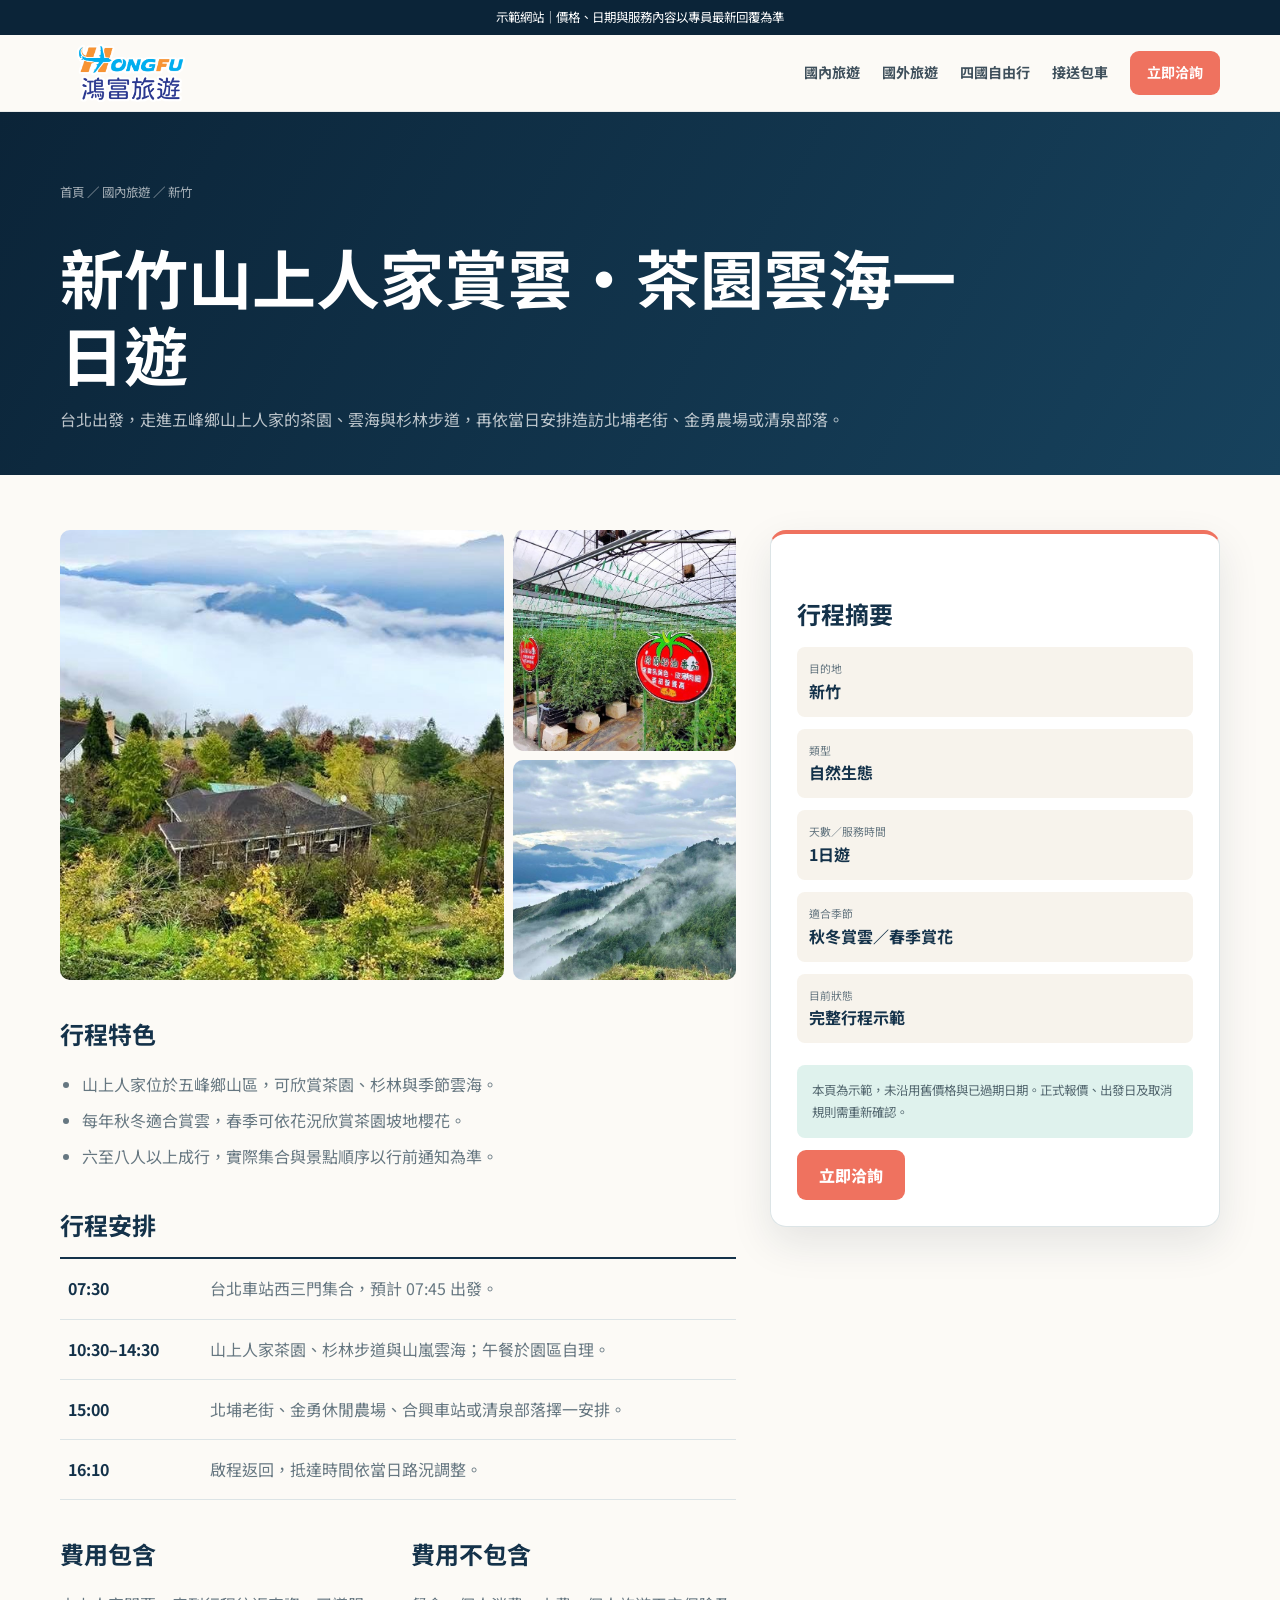
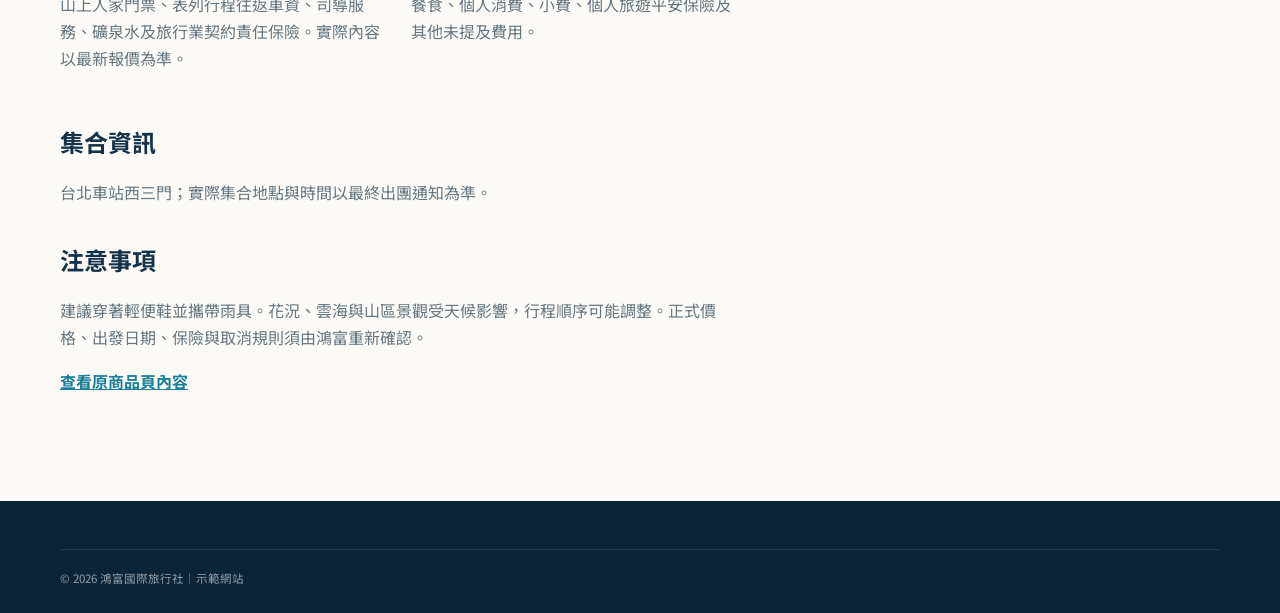
<file: detail.html>
<!doctype html>
<html lang="zh-Hant">
<head>
  <meta charset="utf-8"><meta name="viewport" content="width=device-width,initial-scale=1">
  <link rel="preconnect" href="https://fonts.googleapis.com"><link href="https://fonts.googleapis.com/css2?family=Noto+Sans+TC:wght@400;500;600;700;800&display=swap" rel="stylesheet">
  <link rel="stylesheet" href="catalog.css"><title>行程內容｜鴻富旅行社</title>
</head>
<body data-detail="true">
  <div class="top-note">示範網站｜價格、日期與服務內容以專員最新回覆為準</div>
  <header><div class="container nav"><a class="brand" href="index.html"><img class="brand-logo" src="assets/hongfu-logo.gif" alt="鴻富旅遊"></a><nav class="nav-links" id="navLinks"><a href="domestic.html">國內旅遊</a><a href="international.html">國外旅遊</a><a href="free-travel.html">四國自由行</a><a href="transport.html">接送包車</a><a class="nav-cta" href="index.html#inquiry">立即洽詢</a></nav><button class="menu-btn" id="menuBtn" aria-label="開啟選單">☰</button></div></header>
  <main>
    <section class="detail-hero"><div class="container"><div class="crumbs"><a href="index.html">首頁</a> ／ <a id="backLink" href="domestic.html">行程</a> ／ <span id="detailPlace"></span></div><h1 id="detailTitle"></h1><p id="detailSummary"></p></div></section>
    <div class="container detail-layout">
      <article class="detail-main">
        <div class="detail-gallery" id="detailGallery"><img id="detailImage" src="" alt=""></div>
        <h2>行程特色</h2><ul class="feature-list" id="detailFeatures"></ul>
        <h2>行程安排</h2><div class="schedule" id="detailItinerary"></div>
        <div class="include-grid"><section><h2>費用包含</h2><p id="detailIncludes"></p></section><section><h2>費用不包含</h2><p id="detailExcludes"></p></section></div>
        <h2>集合資訊</h2><p id="detailMeeting"></p><h2>注意事項</h2><p id="detailNotice"></p>
        <p class="source-link" id="sourceLinkWrap"><a id="sourceLink" href="#" target="_blank" rel="noopener">查看原商品頁內容</a></p>
      </article>
      <aside class="detail-side"><h2>行程摘要</h2><div class="detail-facts"><div class="fact"><small>目的地</small><strong id="detailPlace2"></strong></div><div class="fact"><small>類型</small><strong id="detailCategory"></strong></div><div class="fact"><small>天數／服務時間</small><strong id="detailDuration"></strong></div><div class="fact"><small>適合季節</small><strong id="detailSeason"></strong></div><div class="fact"><small>目前狀態</small><strong id="detailStatus"></strong></div></div><p class="notice">本頁為示範，未沿用舊價格與已過期日期。正式報價、出發日及取消規則需重新確認。</p><a class="btn" href="index.html#inquiry">立即洽詢</a></aside>
    </div>
  </main>
  <footer><div class="container"><div class="copyright">© 2026 鴻富國際旅行社｜示範網站</div></div></footer>
  <script src="travel-data.js"></script><script src="catalog.js"></script>
</body></html>
</file>
<file: catalog.css>
:root{--navy:#14324a;--navy2:#0b2438;--coral:#ef725f;--coral2:#d85b48;--blue:#197f9b;--mint:#dff2ed;--sand:#f7f3ec;--cream:#fcfaf6;--ink:#1d2a34;--muted:#667781;--line:#dce4e6;--white:#fff;--shadow:0 18px 55px rgba(15,44,62,.11)}
*{box-sizing:border-box}html{scroll-behavior:smooth}body{margin:0;color:var(--ink);background:var(--cream);font-family:"Noto Sans TC",sans-serif;line-height:1.7}a{color:inherit;text-decoration:none}img{display:block;width:100%}button,input,select{font:inherit}.container{width:min(1160px,calc(100% - 40px));margin:auto}.top-note{padding:7px 16px;color:#fff;background:var(--navy2);text-align:center;font-size:.78rem}header{position:sticky;z-index:20;top:0;background:rgba(252,250,246,.94);border-bottom:1px solid rgba(20,50,74,.08);backdrop-filter:blur(14px)}.nav{display:flex;height:76px;align-items:center;justify-content:space-between;gap:24px}.brand{display:flex;align-items:center;color:var(--navy);font-weight:800;white-space:nowrap}.brand-logo{width:142px;height:58px;object-fit:contain}.nav-links{display:flex;align-items:center;gap:22px;color:#3f505c;font-size:.88rem;font-weight:700}.nav-links a:hover,.nav-links a.active{color:var(--coral2)}.nav-cta{padding:10px 17px;color:#fff!important;background:var(--coral);border-radius:999px}.menu-btn{display:none;width:43px;height:43px;border:1px solid var(--line);border-radius:13px;background:#fff;font-size:1.2rem}.page-hero{position:relative;min-height:440px;display:grid;align-items:end;overflow:hidden;color:#fff;background:var(--navy)}.page-hero::before{content:"";position:absolute;inset:0;background:linear-gradient(90deg,rgba(8,31,49,.93),rgba(8,31,49,.5)),var(--hero) center/cover}.page-hero::after{content:"";position:absolute;right:-8%;bottom:-70%;width:520px;height:520px;border:75px solid rgba(255,255,255,.07);border-radius:50%}.hero-copy{position:relative;z-index:2;padding:90px 0 72px;max-width:760px}.eyebrow{margin:0 0 10px;color:#aee3d8;font-size:.76rem;font-weight:800;letter-spacing:.14em;text-transform:uppercase}.hero-copy h1{margin:0 0 17px;color:#fff;font-size:clamp(2.7rem,6vw,4.8rem);line-height:1.13;letter-spacing:-.05em}.hero-copy p{max-width:680px;margin:0;color:rgba(255,255,255,.82);font-size:1.05rem}.crumbs{margin-bottom:18px;color:rgba(255,255,255,.64);font-size:.78rem}.crumbs a:hover{color:#fff}.page-tabs{position:relative;z-index:5;margin-top:-30px}.tab-grid{display:grid;grid-template-columns:repeat(4,1fr);padding:10px;background:#fff;border-radius:20px;box-shadow:var(--shadow)}.page-tab{display:flex;min-height:62px;align-items:center;justify-content:center;padding:10px 12px;color:var(--navy);border-radius:13px;font-weight:800;text-align:center}.page-tab:hover,.page-tab.active{color:#fff;background:var(--navy)}.catalog{padding:85px 0 100px}.catalog-head{display:flex;align-items:end;justify-content:space-between;gap:30px;margin-bottom:28px}.catalog-head h2{margin:0 0 8px;color:var(--navy);font-size:clamp(2rem,4vw,3rem);letter-spacing:-.04em}.catalog-head p{max-width:650px;margin:0;color:var(--muted)}.source-note{padding:8px 12px;color:var(--blue);background:var(--mint);border-radius:999px;font-size:.75rem;font-weight:700;white-space:nowrap}.filters{display:grid;grid-template-columns:1.5fr 1fr 1fr auto;gap:12px;margin-bottom:28px;padding:14px;background:#fff;border:1px solid var(--line);border-radius:19px;box-shadow:0 10px 30px rgba(20,50,74,.05)}.filter-field{position:relative}.filter-field label{position:absolute;width:1px;height:1px;overflow:hidden;clip:rect(0,0,0,0)}.filter-field input,.filter-field select{width:100%;height:48px;padding:0 14px;color:var(--ink);background:var(--sand);border:1px solid transparent;border-radius:12px;outline:none}.filter-field input:focus,.filter-field select:focus{border-color:var(--blue);background:#fff}.result-count{align-self:center;padding:0 12px;color:var(--muted);font-size:.86rem;white-space:nowrap}.trip-grid{display:grid;grid-template-columns:repeat(3,1fr);gap:24px}.trip-card{overflow:hidden;background:#fff;border:1px solid var(--line);border-radius:23px;transition:.22s}.trip-card:hover{transform:translateY(-6px);box-shadow:var(--shadow)}.trip-image{position:relative;height:220px;overflow:hidden;background:#dbe3e5}.trip-image img{height:100%;object-fit:cover;transition:.4s}.trip-card:hover img{transform:scale(1.04)}.badge{position:absolute;top:14px;left:14px;padding:5px 10px;color:var(--navy);background:rgba(255,255,255,.94);border-radius:999px;font-size:.71rem;font-weight:800}.status{position:absolute;right:14px;bottom:13px;padding:5px 9px;color:#fff;background:rgba(8,31,49,.82);border-radius:8px;font-size:.68rem;font-weight:700}.trip-body{padding:21px}.meta{display:flex;flex-wrap:wrap;gap:7px;margin-bottom:10px}.meta span{padding:3px 8px;color:var(--blue);background:#edf7f7;border-radius:7px;font-size:.7rem;font-weight:700}.trip-body h3{min-height:56px;margin:0 0 8px;color:var(--navy);font-size:1.17rem;line-height:1.45}.trip-body p{min-height:72px;margin:0 0 17px;color:var(--muted);font-size:.86rem}.trip-foot{display:flex;align-items:center;justify-content:space-between;padding-top:15px;border-top:1px solid var(--line)}.trip-foot strong{color:var(--coral2);font-size:.87rem}.detail-link{padding:9px 14px;color:#fff;background:var(--navy);border-radius:999px;font-size:.78rem;font-weight:800}.empty{display:none;grid-column:1/-1;padding:55px;background:#fff;border:1px dashed #b8c7ca;border-radius:22px;text-align:center}.empty h3{margin:0 0 8px;color:var(--navy)}.empty p{margin:0;color:var(--muted)}.cta-band{padding:70px 0;color:#fff;background:var(--navy)}.cta-inner{display:flex;align-items:center;justify-content:space-between;gap:30px}.cta-inner h2{margin:0 0 8px;color:#fff;font-size:clamp(1.8rem,4vw,2.8rem)}.cta-inner p{margin:0;color:rgba(255,255,255,.7)}.btn{display:inline-flex;min-height:50px;align-items:center;justify-content:center;padding:0 22px;color:#fff;background:var(--coral);border-radius:999px;font-weight:800;white-space:nowrap}.btn:hover{background:var(--coral2)}footer{padding:48px 0 25px;color:rgba(255,255,255,.7);background:var(--navy2)}.footer-row{display:flex;align-items:flex-start;justify-content:space-between;gap:40px;padding-bottom:35px}.footer-row .brand{padding:6px 10px;background:#fff;border-radius:12px}.footer-copy{max-width:560px;margin-top:14px;font-size:.82rem}.footer-links{display:flex;flex-wrap:wrap;gap:18px;font-size:.82rem}.copyright{padding-top:19px;border-top:1px solid rgba(255,255,255,.1);font-size:.72rem}
.detail-hero{padding:70px 0 42px;background:var(--navy);color:#fff}.detail-hero .crumbs{margin-bottom:35px}.detail-hero h1{max-width:900px;margin:0 0 14px;color:#fff;font-size:clamp(2.2rem,5vw,4rem);line-height:1.2}.detail-hero p{margin:0;color:rgba(255,255,255,.72)}.detail-layout{display:grid;grid-template-columns:1.2fr .8fr;gap:34px;padding:55px 0 90px}.detail-main img{height:420px;object-fit:cover;border-radius:25px}.detail-main h2,.detail-side h2{margin:34px 0 12px;color:var(--navy)}.detail-main p,.detail-main li{color:var(--muted)}.detail-side{position:sticky;top:110px;height:max-content;padding:26px;background:#fff;border:1px solid var(--line);border-radius:22px;box-shadow:var(--shadow)}.detail-facts{display:grid;gap:12px;margin-bottom:22px}.fact{padding:12px;background:var(--sand);border-radius:11px}.fact small{display:block;color:var(--muted);font-size:.68rem}.fact strong{color:var(--navy)}.notice{padding:15px;color:#53676f;background:var(--mint);border-radius:12px;font-size:.78rem}
@media(max-width:980px){.nav-links{position:fixed;top:108px;right:20px;left:20px;display:none;align-items:stretch;padding:20px;background:#fff;border:1px solid var(--line);border-radius:18px;box-shadow:var(--shadow)}.nav-links.open{display:grid}.menu-btn{display:block}.trip-grid{grid-template-columns:1fr 1fr}.filters{grid-template-columns:1fr 1fr}.result-count{grid-column:1/-1}.detail-layout{grid-template-columns:1fr}.detail-side{position:static}}
@media(max-width:700px){.container{width:calc(100% - 28px)}.top-note{font-size:.66rem}.nav{height:68px}.brand-logo{width:110px;height:48px}.page-hero{min-height:390px}.hero-copy{padding:70px 0 58px}.hero-copy h1{font-size:2.65rem}.tab-grid{grid-template-columns:1fr 1fr}.page-tab{min-height:56px;font-size:.86rem}.catalog{padding:65px 0 75px}.catalog-head{align-items:flex-start;flex-direction:column}.source-note{white-space:normal}.filters{grid-template-columns:1fr}.result-count{grid-column:auto}.trip-grid{grid-template-columns:1fr}.trip-body h3,.trip-body p{min-height:0}.cta-inner,.footer-row{align-items:flex-start;flex-direction:column}.cta-inner .btn{width:100%}.detail-main img{height:260px}.detail-layout{padding-top:28px}}

/* 柔和品牌版：保留原始深藍、灰綠與珊瑚色，再加入適量層次與互動 */
:root{--navy:#14324a;--navy2:#0b2438;--blue:#197f9b;--coral:#ef725f;--coral2:#d85b48;--mint:#dff2ed;--sand:#f7f3ec;--cream:#fcfaf6;--line:#dce4e6;--shadow:0 16px 42px rgba(15,44,62,.10)}
body{background:var(--cream)}.top-note{background:var(--navy2)}header{background:rgba(252,250,246,.96)}.nav-cta,.btn,.detail-link{border-radius:9px}.page-hero{min-height:410px}.page-hero::after{width:440px;height:440px;border-width:58px;opacity:.7}.page-hero::before{background:linear-gradient(90deg,rgba(8,31,49,.93),rgba(8,31,49,.48)),var(--hero) center/cover}.eyebrow{color:#aee3d8;letter-spacing:.08em;text-transform:none}.page-tabs{margin-top:-26px;background:transparent;border:0}.tab-grid{padding:8px;border-radius:16px;box-shadow:var(--shadow)}.page-tab{min-height:60px;border-radius:10px;border:0}.page-tab:hover,.page-tab.active{color:#fff;background:var(--navy)}.catalog{padding-top:78px}.source-note,.badge,.status,.meta span,.notice,.fact{border-radius:8px}.filters{border-radius:14px;box-shadow:0 10px 30px rgba(20,50,74,.05)}.filter-field input,.filter-field select{border-radius:9px}.trip-card{border-radius:16px}.trip-card:hover{transform:translateY(-5px);box-shadow:var(--shadow)}.trip-image{height:230px}.trip-foot strong{color:var(--coral2)}.detail-link{background:var(--navy)}.detail-link:hover{background:var(--coral2)}.cta-band{background:linear-gradient(120deg,var(--navy2),var(--navy))}.detail-hero{background:linear-gradient(120deg,var(--navy2),#17425d)}.detail-main>img{border-radius:14px}.detail-side{border-radius:16px;box-shadow:var(--shadow);border-top:4px solid var(--coral)}.detail-gallery{display:grid;grid-template-columns:2fr 1fr;grid-template-rows:1fr 1fr;gap:9px;height:450px}.detail-gallery img{width:100%;height:100%;object-fit:cover;border-radius:10px}.detail-gallery img:first-child{grid-row:1/3}.feature-list{padding-left:22px}.feature-list li{margin-bottom:9px}.schedule{border-top:2px solid var(--navy)}.schedule-row{display:grid;grid-template-columns:120px 1fr;gap:22px;padding:16px 8px;border-bottom:1px solid var(--line)}.schedule-row strong{color:var(--navy)}.schedule-row span{color:var(--muted)}.include-grid{display:grid;grid-template-columns:1fr 1fr;gap:26px}.source-link a{color:var(--blue);font-weight:700;text-decoration:underline}.footer-row .brand{border-radius:10px}
@media(max-width:700px){.page-hero{min-height:340px}.detail-gallery{grid-template-columns:1fr 1fr;height:360px}.detail-gallery img:first-child{grid-column:1/3;grid-row:auto}.schedule-row{grid-template-columns:1fr;gap:4px}.include-grid{grid-template-columns:1fr}}
.country-quick{display:flex;flex-wrap:wrap;gap:10px;margin:-4px 0 20px}.country-chip{display:inline-flex;min-height:42px;align-items:center;gap:9px;padding:0 15px;color:var(--navy);background:#fff;border:1px solid var(--line);border-radius:10px;cursor:pointer;font-weight:700;transition:.2s}.country-chip b{display:grid;min-width:23px;height:23px;place-items:center;padding:0 5px;color:var(--muted);background:var(--sand);border-radius:7px;font-size:.69rem}.country-chip:hover,.country-chip.active{color:#fff;background:var(--navy);border-color:var(--navy)}.country-chip.active b,.country-chip:hover b{color:var(--navy);background:#fff}@media(max-width:700px){.country-quick{display:grid;grid-template-columns:1fr 1fr}.country-chip{justify-content:space-between}}

/* 分類頁共用：精簡收尾並恢復品牌深藍頁尾 */
.cta-band{display:none}
footer{color:rgba(255,255,255,.7);background:var(--navy2);border-top:0}
.footer-row .brand{display:inline-flex;width:fit-content;padding:0;background:transparent;border:0;border-radius:0;box-shadow:none}
footer .brand-logo{content:url("assets/hongfu-logo-transparent.png");filter:brightness(1.65) saturate(1.08) drop-shadow(0 1px 1px rgba(255,255,255,.16))}
.footer-copy{color:rgba(255,255,255,.68)}
.footer-links{color:rgba(255,255,255,.82);font-weight:700}
.footer-links a:hover{color:#fff}
.copyright{color:rgba(255,255,255,.55);border-top-color:rgba(255,255,255,.1)}
</file>
